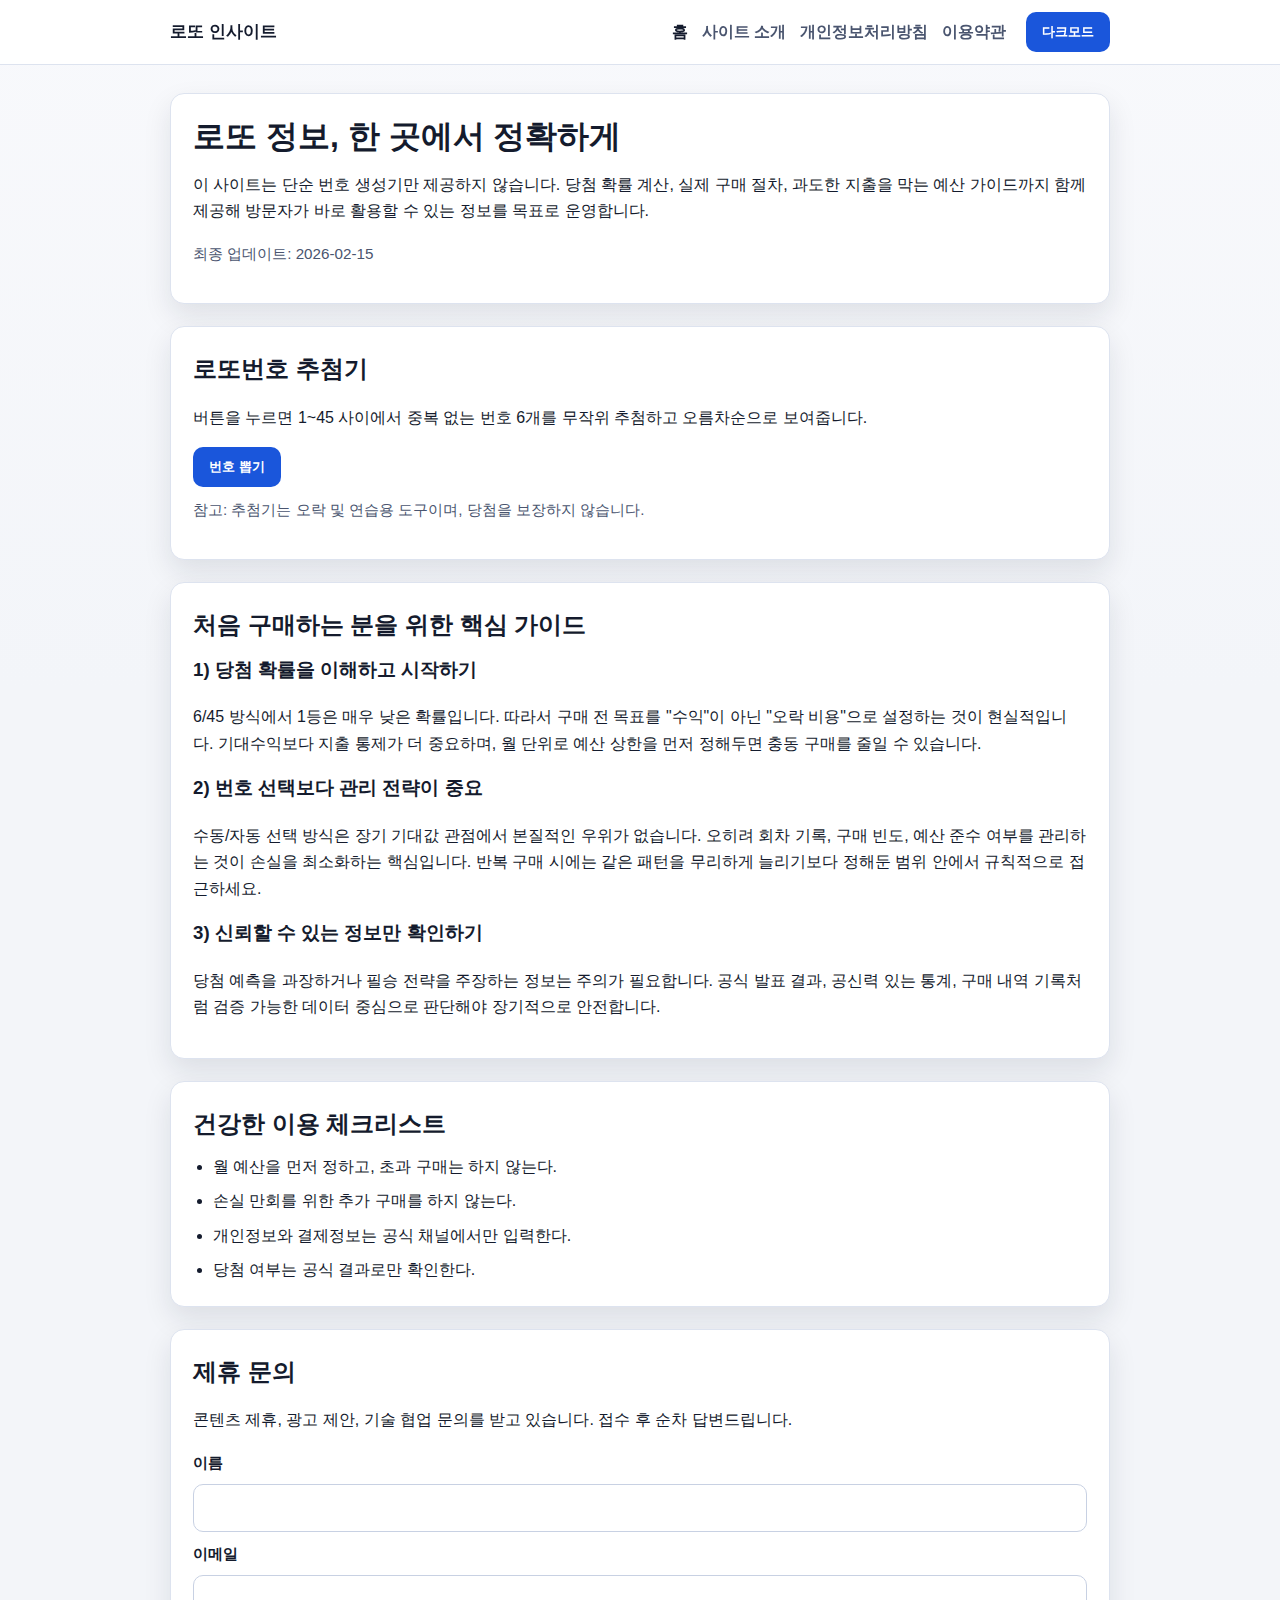
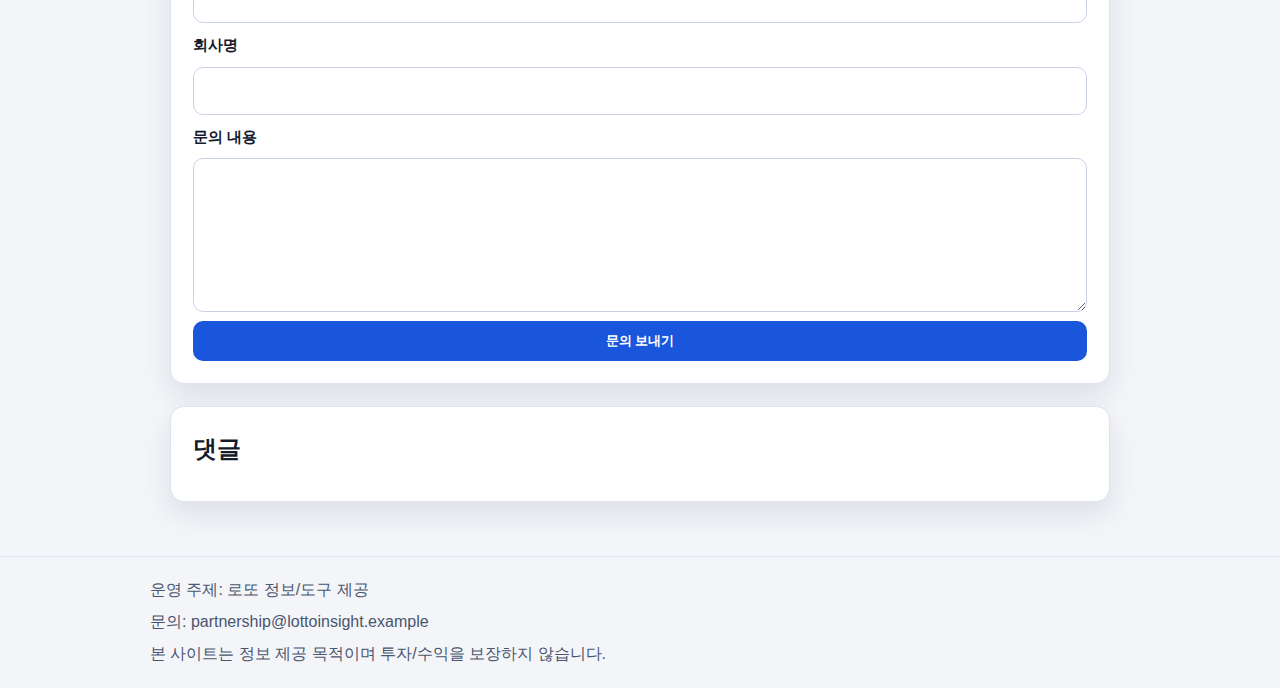
<file: index.html>
<!doctype html>
<html lang="ko">
<head>
  <meta charset="UTF-8" />
  <meta name="viewport" content="width=device-width, initial-scale=1.0" />
  <meta name="description" content="로또 번호 추첨기와 당첨 확률, 구매 방법, 예산 관리 가이드를 제공하는 실용 정보 사이트입니다." />
  <meta name="google-adsense-account" content="ca-pub-8243745874719740" />
  <title>로또 인사이트 | 추첨기와 실전 가이드</title>
  <!-- Google tag (gtag.js) -->
  <script async src="https://www.googletagmanager.com/gtag/js?id=G-QFHNKGDK80"></script>
  <script>
    window.dataLayer = window.dataLayer || [];
    function gtag(){dataLayer.push(arguments);}
    gtag('js', new Date());
    gtag('config', 'G-QFHNKGDK80');
  </script>
  <script type="text/javascript">
    (function(c,l,a,r,i,t,y){
        c[a]=c[a]||function(){(c[a].q=c[a].q||[]).push(arguments)};
        t=l.createElement(r);t.async=1;t.src="https://www.clarity.ms/tag/"+i;
        y=l.getElementsByTagName(r)[0];y.parentNode.insertBefore(t,y);
    })(window, document, "clarity", "script", "vhrcmg6kuf");
  </script>
  <script async src="https://pagead2.googlesyndication.com/pagead/js/adsbygoogle.js?client=ca-pub-8243745874719740" crossorigin="anonymous"></script>
  <link href="/style.css" rel="stylesheet">
</head>
<body>
  <header class="site-header">
    <div class="site-header-inner">
      <a class="brand" href="/index.html">로또 인사이트</a>
      <nav class="site-nav" aria-label="주요 메뉴">
        <a href="/index.html" aria-current="page">홈</a>
        <a href="/about.html">사이트 소개</a>
        <a href="/privacy.html">개인정보처리방침</a>
        <a href="/terms.html">이용약관</a>
      </nav>
      <button id="theme-toggle" class="theme-toggle" type="button">다크모드</button>
    </div>
  </header>

  <main class="page">
    <section class="hero card">
      <h1>로또 정보, 한 곳에서 정확하게</h1>
      <p>
        이 사이트는 단순 번호 생성기만 제공하지 않습니다. 당첨 확률 계산, 실제 구매 절차,
        과도한 지출을 막는 예산 가이드까지 함께 제공해 방문자가 바로 활용할 수 있는 정보를 목표로 운영합니다.
      </p>
      <p class="updated">최종 업데이트: 2026-02-15</p>
    </section>

    <section class="card" aria-labelledby="lotto-tool-title">
      <h2 id="lotto-tool-title">로또번호 추첨기</h2>
      <p>버튼을 누르면 1~45 사이에서 중복 없는 번호 6개를 무작위 추첨하고 오름차순으로 보여줍니다.</p>
      <div class="tool-row">
        <button id="draw-button" class="primary-button" type="button">번호 뽑기</button>
        <div id="result" class="result" aria-live="polite"></div>
      </div>
      <p class="note">참고: 추첨기는 오락 및 연습용 도구이며, 당첨을 보장하지 않습니다.</p>
    </section>

    <section class="card" aria-labelledby="guide-title">
      <h2 id="guide-title">처음 구매하는 분을 위한 핵심 가이드</h2>
      <article>
        <h3>1) 당첨 확률을 이해하고 시작하기</h3>
        <p>
          6/45 방식에서 1등은 매우 낮은 확률입니다. 따라서 구매 전 목표를 "수익"이 아닌 "오락 비용"으로 설정하는 것이 현실적입니다.
          기대수익보다 지출 통제가 더 중요하며, 월 단위로 예산 상한을 먼저 정해두면 충동 구매를 줄일 수 있습니다.
        </p>
      </article>
      <article>
        <h3>2) 번호 선택보다 관리 전략이 중요</h3>
        <p>
          수동/자동 선택 방식은 장기 기대값 관점에서 본질적인 우위가 없습니다. 오히려 회차 기록,
          구매 빈도, 예산 준수 여부를 관리하는 것이 손실을 최소화하는 핵심입니다.
          반복 구매 시에는 같은 패턴을 무리하게 늘리기보다 정해둔 범위 안에서 규칙적으로 접근하세요.
        </p>
      </article>
      <article>
        <h3>3) 신뢰할 수 있는 정보만 확인하기</h3>
        <p>
          당첨 예측을 과장하거나 필승 전략을 주장하는 정보는 주의가 필요합니다. 공식 발표 결과,
          공신력 있는 통계, 구매 내역 기록처럼 검증 가능한 데이터 중심으로 판단해야 장기적으로 안전합니다.
        </p>
      </article>
    </section>

    <section class="card" aria-labelledby="checklist-title">
      <h2 id="checklist-title">건강한 이용 체크리스트</h2>
      <ul class="checklist">
        <li>월 예산을 먼저 정하고, 초과 구매는 하지 않는다.</li>
        <li>손실 만회를 위한 추가 구매를 하지 않는다.</li>
        <li>개인정보와 결제정보는 공식 채널에서만 입력한다.</li>
        <li>당첨 여부는 공식 결과로만 확인한다.</li>
      </ul>
    </section>

    <section class="card inquiry-section" aria-labelledby="inquiry-title">
      <h2 id="inquiry-title">제휴 문의</h2>
      <p>콘텐츠 제휴, 광고 제안, 기술 협업 문의를 받고 있습니다. 접수 후 순차 답변드립니다.</p>
      <form class="inquiry-form" action="https://formspree.io/f/xlgwbody" method="POST">
        <input type="hidden" name="_subject" value="신규 제휴 문의" />

        <label for="name">이름</label>
        <input id="name" name="name" type="text" autocomplete="name" required />

        <label for="email">이메일</label>
        <input id="email" name="email" type="email" autocomplete="email" required />

        <label for="company">회사명</label>
        <input id="company" name="company" type="text" autocomplete="organization" />

        <label for="message">문의 내용</label>
        <textarea id="message" name="message" rows="5" required></textarea>

        <button class="primary-button" type="submit">문의 보내기</button>
      </form>
    </section>

    <section class="card comments-section" aria-labelledby="comments-title">
      <h2 id="comments-title">댓글</h2>
      <div id="disqus_thread"></div>
      <script>
        (function() {
          var d = document;
          var s = d.createElement('script');
          s.src = 'https://productbuilder-g0fxysqvpt.disqus.com/embed.js';
          s.setAttribute('data-timestamp', +new Date());
          (d.head || d.body).appendChild(s);
        })();
      </script>
      <noscript>
        Please enable JavaScript to view the
        <a href="https://disqus.com/?ref_noscript">comments powered by Disqus.</a>
      </noscript>
    </section>
  </main>

  <footer class="site-footer">
    <div class="site-footer-inner">
      <p>운영 주제: 로또 정보/도구 제공</p>
      <p>문의: partnership@lottoinsight.example</p>
      <p>본 사이트는 정보 제공 목적이며 투자/수익을 보장하지 않습니다.</p>
    </div>
  </footer>

  <script defer type="text/javascript" src="/main.js"></script>
</body>
</html>
</file>
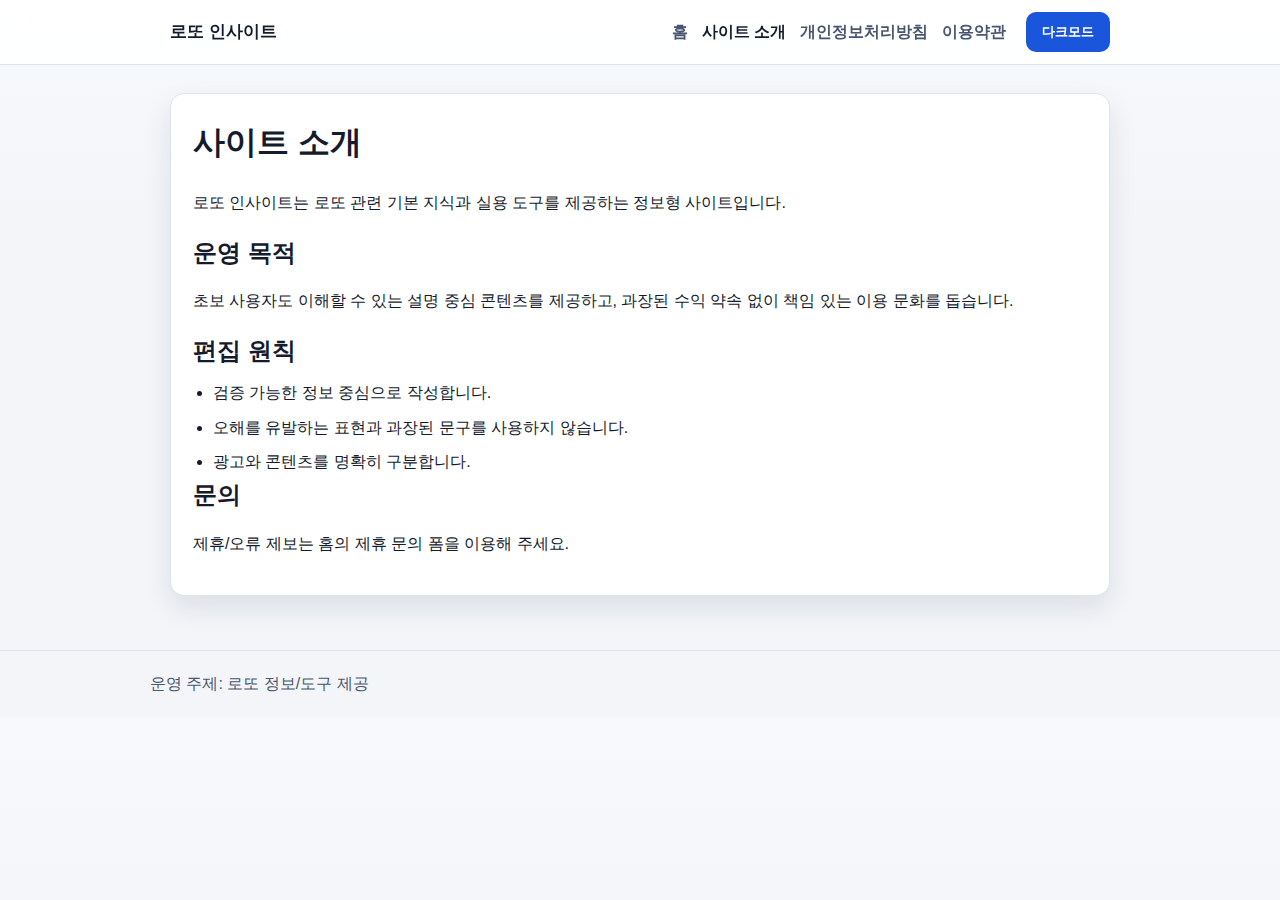
<file: about.html>
<!doctype html>
<html lang="ko">
<head>
  <meta charset="UTF-8" />
  <meta name="viewport" content="width=device-width, initial-scale=1.0" />
  <meta name="description" content="로또 인사이트 사이트 운영 목적, 편집 원칙, 문의 방법 안내" />
  <meta name="google-adsense-account" content="ca-pub-8243745874719740" />
  <title>사이트 소개 | 로또 인사이트</title>
  <!-- Google tag (gtag.js) -->
  <script async src="https://www.googletagmanager.com/gtag/js?id=G-QFHNKGDK80"></script>
  <script>
    window.dataLayer = window.dataLayer || [];
    function gtag(){dataLayer.push(arguments);}
    gtag('js', new Date());
    gtag('config', 'G-QFHNKGDK80');
  </script>
  <script type="text/javascript">
    (function(c,l,a,r,i,t,y){
        c[a]=c[a]||function(){(c[a].q=c[a].q||[]).push(arguments)};
        t=l.createElement(r);t.async=1;t.src="https://www.clarity.ms/tag/"+i;
        y=l.getElementsByTagName(r)[0];y.parentNode.insertBefore(t,y);
    })(window, document, "clarity", "script", "vhrcmg6kuf");
  </script>
  <link href="/style.css" rel="stylesheet">
</head>
<body>
  <header class="site-header">
    <div class="site-header-inner">
      <a class="brand" href="/index.html">로또 인사이트</a>
      <nav class="site-nav" aria-label="주요 메뉴">
        <a href="/index.html">홈</a>
        <a href="/about.html" aria-current="page">사이트 소개</a>
        <a href="/privacy.html">개인정보처리방침</a>
        <a href="/terms.html">이용약관</a>
      </nav>
      <button id="theme-toggle" class="theme-toggle" type="button">다크모드</button>
    </div>
  </header>

  <main class="page">
    <section class="card legal-content">
      <h1>사이트 소개</h1>
      <p>로또 인사이트는 로또 관련 기본 지식과 실용 도구를 제공하는 정보형 사이트입니다.</p>

      <h2>운영 목적</h2>
      <p>초보 사용자도 이해할 수 있는 설명 중심 콘텐츠를 제공하고, 과장된 수익 약속 없이 책임 있는 이용 문화를 돕습니다.</p>

      <h2>편집 원칙</h2>
      <ul class="checklist">
        <li>검증 가능한 정보 중심으로 작성합니다.</li>
        <li>오해를 유발하는 표현과 과장된 문구를 사용하지 않습니다.</li>
        <li>광고와 콘텐츠를 명확히 구분합니다.</li>
      </ul>

      <h2>문의</h2>
      <p>제휴/오류 제보는 홈의 제휴 문의 폼을 이용해 주세요.</p>
    </section>
  </main>

  <footer class="site-footer">
    <div class="site-footer-inner">
      <p>운영 주제: 로또 정보/도구 제공</p>
    </div>
  </footer>

  <script defer type="text/javascript" src="/main.js"></script>
</body>
</html>
</file>
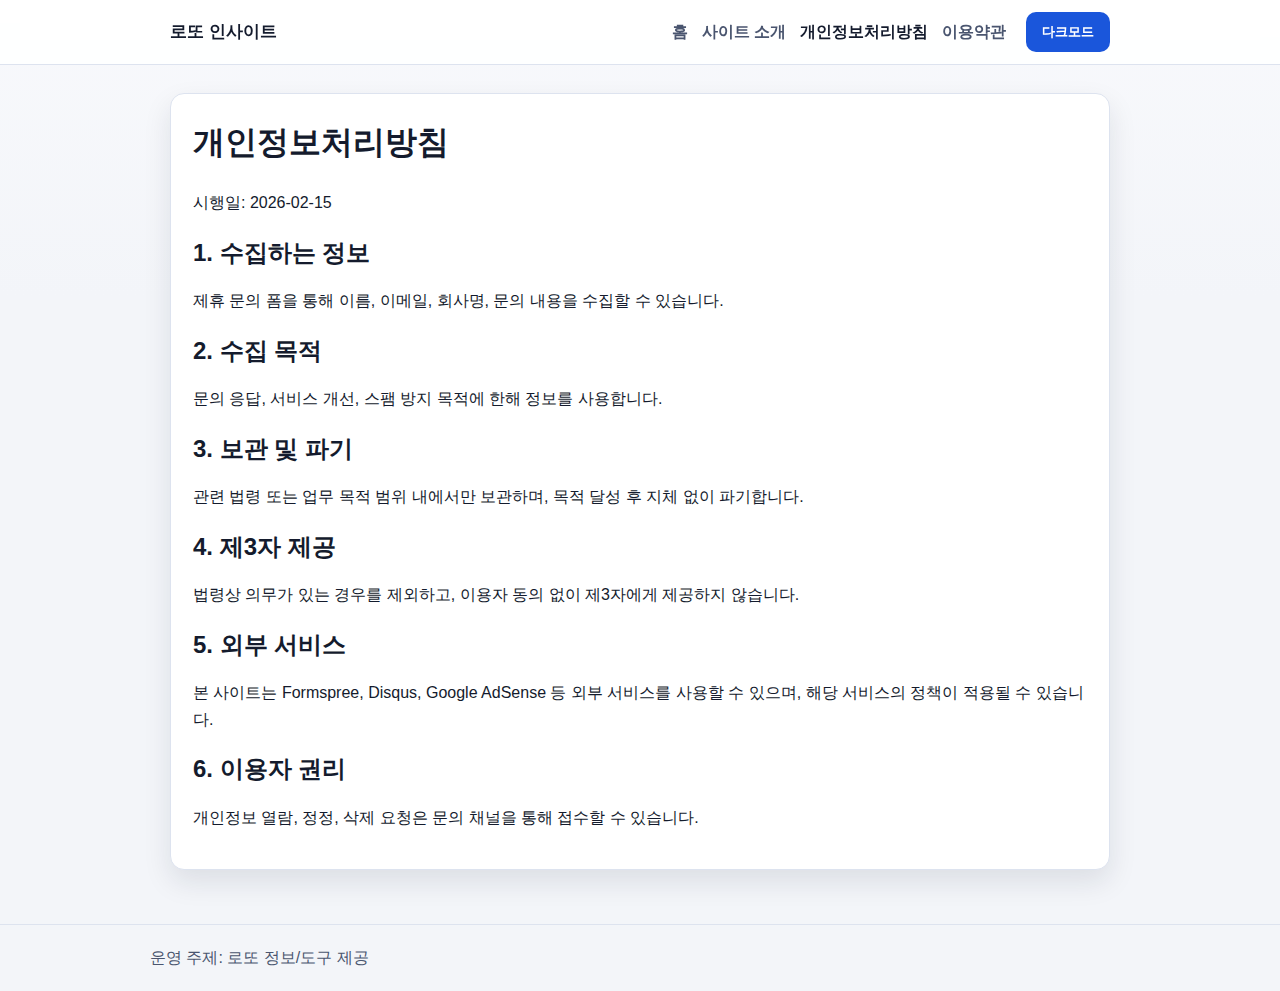
<file: privacy.html>
<!doctype html>
<html lang="ko">
<head>
  <meta charset="UTF-8" />
  <meta name="viewport" content="width=device-width, initial-scale=1.0" />
  <meta name="description" content="로또 인사이트 개인정보처리방침" />
  <meta name="google-adsense-account" content="ca-pub-8243745874719740" />
  <title>개인정보처리방침 | 로또 인사이트</title>
  <!-- Google tag (gtag.js) -->
  <script async src="https://www.googletagmanager.com/gtag/js?id=G-QFHNKGDK80"></script>
  <script>
    window.dataLayer = window.dataLayer || [];
    function gtag(){dataLayer.push(arguments);}
    gtag('js', new Date());
    gtag('config', 'G-QFHNKGDK80');
  </script>
  <script type="text/javascript">
    (function(c,l,a,r,i,t,y){
        c[a]=c[a]||function(){(c[a].q=c[a].q||[]).push(arguments)};
        t=l.createElement(r);t.async=1;t.src="https://www.clarity.ms/tag/"+i;
        y=l.getElementsByTagName(r)[0];y.parentNode.insertBefore(t,y);
    })(window, document, "clarity", "script", "vhrcmg6kuf");
  </script>
  <link href="/style.css" rel="stylesheet">
</head>
<body>
  <header class="site-header">
    <div class="site-header-inner">
      <a class="brand" href="/index.html">로또 인사이트</a>
      <nav class="site-nav" aria-label="주요 메뉴">
        <a href="/index.html">홈</a>
        <a href="/about.html">사이트 소개</a>
        <a href="/privacy.html" aria-current="page">개인정보처리방침</a>
        <a href="/terms.html">이용약관</a>
      </nav>
      <button id="theme-toggle" class="theme-toggle" type="button">다크모드</button>
    </div>
  </header>

  <main class="page">
    <section class="card legal-content">
      <h1>개인정보처리방침</h1>
      <p>시행일: 2026-02-15</p>

      <h2>1. 수집하는 정보</h2>
      <p>제휴 문의 폼을 통해 이름, 이메일, 회사명, 문의 내용을 수집할 수 있습니다.</p>

      <h2>2. 수집 목적</h2>
      <p>문의 응답, 서비스 개선, 스팸 방지 목적에 한해 정보를 사용합니다.</p>

      <h2>3. 보관 및 파기</h2>
      <p>관련 법령 또는 업무 목적 범위 내에서만 보관하며, 목적 달성 후 지체 없이 파기합니다.</p>

      <h2>4. 제3자 제공</h2>
      <p>법령상 의무가 있는 경우를 제외하고, 이용자 동의 없이 제3자에게 제공하지 않습니다.</p>

      <h2>5. 외부 서비스</h2>
      <p>본 사이트는 Formspree, Disqus, Google AdSense 등 외부 서비스를 사용할 수 있으며, 해당 서비스의 정책이 적용될 수 있습니다.</p>

      <h2>6. 이용자 권리</h2>
      <p>개인정보 열람, 정정, 삭제 요청은 문의 채널을 통해 접수할 수 있습니다.</p>
    </section>
  </main>

  <footer class="site-footer">
    <div class="site-footer-inner">
      <p>운영 주제: 로또 정보/도구 제공</p>
    </div>
  </footer>

  <script defer type="text/javascript" src="/main.js"></script>
</body>
</html>
</file>
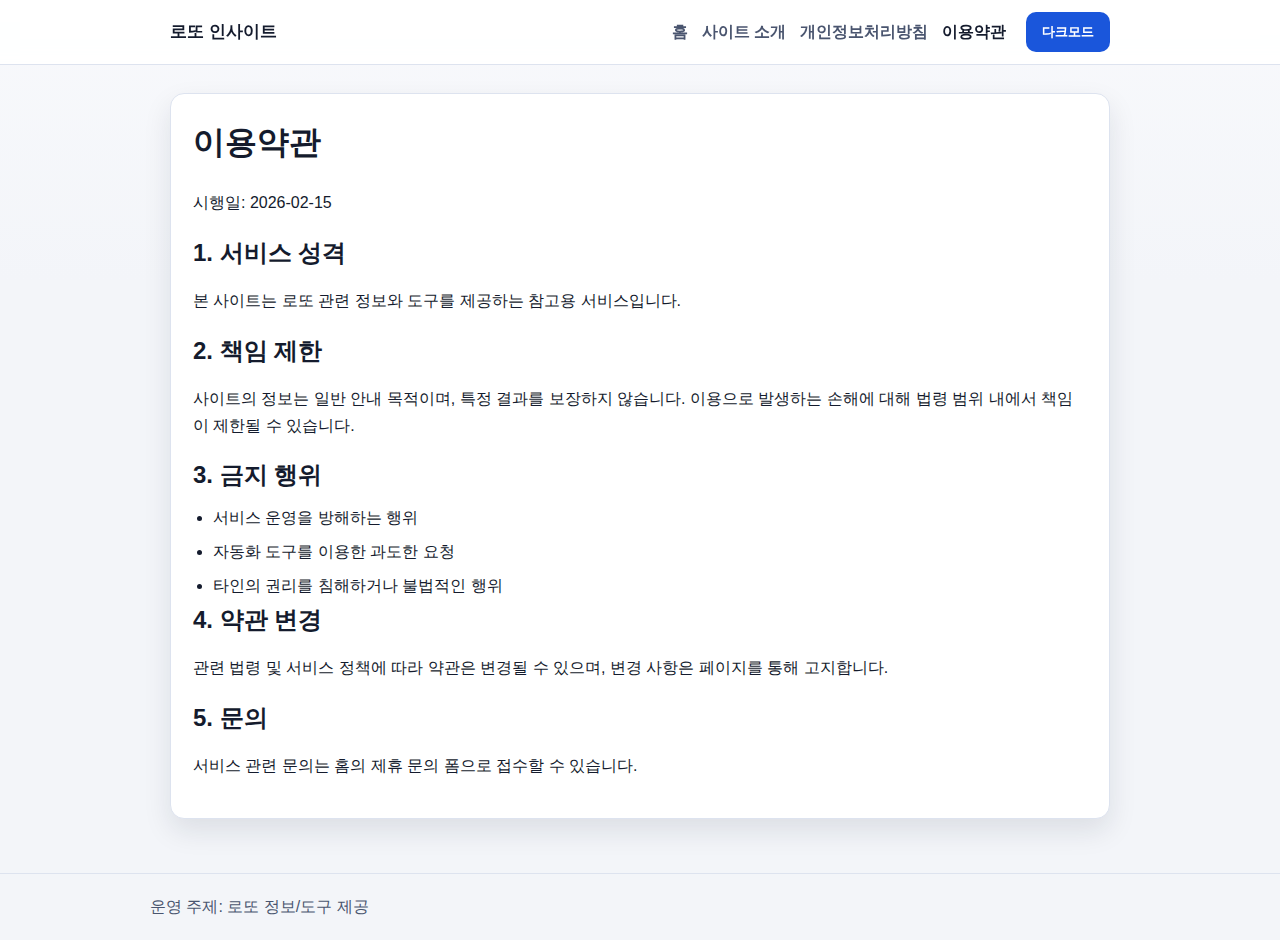
<file: terms.html>
<!doctype html>
<html lang="ko">
<head>
  <meta charset="UTF-8" />
  <meta name="viewport" content="width=device-width, initial-scale=1.0" />
  <meta name="description" content="로또 인사이트 이용약관" />
  <meta name="google-adsense-account" content="ca-pub-8243745874719740" />
  <title>이용약관 | 로또 인사이트</title>
  <!-- Google tag (gtag.js) -->
  <script async src="https://www.googletagmanager.com/gtag/js?id=G-QFHNKGDK80"></script>
  <script>
    window.dataLayer = window.dataLayer || [];
    function gtag(){dataLayer.push(arguments);}
    gtag('js', new Date());
    gtag('config', 'G-QFHNKGDK80');
  </script>
  <script type="text/javascript">
    (function(c,l,a,r,i,t,y){
        c[a]=c[a]||function(){(c[a].q=c[a].q||[]).push(arguments)};
        t=l.createElement(r);t.async=1;t.src="https://www.clarity.ms/tag/"+i;
        y=l.getElementsByTagName(r)[0];y.parentNode.insertBefore(t,y);
    })(window, document, "clarity", "script", "vhrcmg6kuf");
  </script>
  <link href="/style.css" rel="stylesheet">
</head>
<body>
  <header class="site-header">
    <div class="site-header-inner">
      <a class="brand" href="/index.html">로또 인사이트</a>
      <nav class="site-nav" aria-label="주요 메뉴">
        <a href="/index.html">홈</a>
        <a href="/about.html">사이트 소개</a>
        <a href="/privacy.html">개인정보처리방침</a>
        <a href="/terms.html" aria-current="page">이용약관</a>
      </nav>
      <button id="theme-toggle" class="theme-toggle" type="button">다크모드</button>
    </div>
  </header>

  <main class="page">
    <section class="card legal-content">
      <h1>이용약관</h1>
      <p>시행일: 2026-02-15</p>

      <h2>1. 서비스 성격</h2>
      <p>본 사이트는 로또 관련 정보와 도구를 제공하는 참고용 서비스입니다.</p>

      <h2>2. 책임 제한</h2>
      <p>사이트의 정보는 일반 안내 목적이며, 특정 결과를 보장하지 않습니다. 이용으로 발생하는 손해에 대해 법령 범위 내에서 책임이 제한될 수 있습니다.</p>

      <h2>3. 금지 행위</h2>
      <ul class="checklist">
        <li>서비스 운영을 방해하는 행위</li>
        <li>자동화 도구를 이용한 과도한 요청</li>
        <li>타인의 권리를 침해하거나 불법적인 행위</li>
      </ul>

      <h2>4. 약관 변경</h2>
      <p>관련 법령 및 서비스 정책에 따라 약관은 변경될 수 있으며, 변경 사항은 페이지를 통해 고지합니다.</p>

      <h2>5. 문의</h2>
      <p>서비스 관련 문의는 홈의 제휴 문의 폼으로 접수할 수 있습니다.</p>
    </section>
  </main>

  <footer class="site-footer">
    <div class="site-footer-inner">
      <p>운영 주제: 로또 정보/도구 제공</p>
    </div>
  </footer>

  <script defer type="text/javascript" src="/main.js"></script>
</body>
</html>
</file>
<file: style.css>
* {
  box-sizing: border-box;
}

:root {
  color-scheme: light;
}

body {
  --bg: #f3f5f9;
  --card-bg: #ffffff;
  --text: #141b2d;
  --muted-text: #4a556f;
  --line: #dde3ef;
  --input-bg: #ffffff;
  --input-border: #c8d1e3;
  --button-bg: #1a56db;
  --button-hover-bg: #1848b8;
  --button-text: #ffffff;
  --shadow: 0 12px 28px rgba(20, 27, 45, 0.1);

  margin: 0;
  font-family: "Noto Sans KR", "Apple SD Gothic Neo", "Malgun Gothic", sans-serif;
  background: linear-gradient(180deg, #f8f9fc 0%, var(--bg) 30%, var(--bg) 100%);
  color: var(--text);
  line-height: 1.65;
  transition: background-color 0.2s ease, color 0.2s ease;
}

body[data-theme='dark'] {
  --bg: #0f1728;
  --card-bg: #1b2437;
  --text: #f3f6ff;
  --muted-text: #c0cae0;
  --line: #32415e;
  --input-bg: #101a2c;
  --input-border: #3d4f72;
  --button-bg: #3f7dff;
  --button-hover-bg: #3568d4;
  --button-text: #ffffff;
  --shadow: 0 14px 28px rgba(0, 0, 0, 0.35);
}

.site-header {
  position: sticky;
  top: 0;
  z-index: 10;
  background: color-mix(in srgb, var(--card-bg) 88%, transparent);
  backdrop-filter: blur(8px);
  border-bottom: 1px solid var(--line);
}

.site-header-inner {
  max-width: 980px;
  margin: 0 auto;
  padding: 12px 20px;
  display: flex;
  align-items: center;
  gap: 16px;
}

.brand {
  text-decoration: none;
  font-weight: 800;
  color: var(--text);
  font-size: 1.05rem;
}

.site-nav {
  display: flex;
  gap: 14px;
  flex-wrap: wrap;
  margin-left: auto;
}

.site-nav a {
  text-decoration: none;
  color: var(--muted-text);
  font-weight: 600;
}

.site-nav a[aria-current='page'] {
  color: var(--text);
}

.theme-toggle {
  margin-left: 4px;
}

.page {
  max-width: 980px;
  margin: 28px auto;
  padding: 0 20px 24px;
  display: grid;
  gap: 22px;
}

.card {
  background: var(--card-bg);
  border: 1px solid var(--line);
  border-radius: 14px;
  box-shadow: var(--shadow);
  padding: 22px;
}

.hero h1 {
  margin: 0 0 10px;
  line-height: 1.25;
}

.updated {
  margin-top: 12px;
  color: var(--muted-text);
  font-size: 0.95rem;
}

.tool-row {
  display: flex;
  align-items: center;
  gap: 14px;
  flex-wrap: wrap;
}

.primary-button,
.theme-toggle {
  padding: 11px 16px;
  border: 0;
  border-radius: 10px;
  background: var(--button-bg);
  color: var(--button-text);
  font-weight: 700;
  cursor: pointer;
}

.primary-button:hover,
.theme-toggle:hover {
  background: var(--button-hover-bg);
}

.result {
  min-height: 30px;
  font-size: 1.35rem;
  font-weight: 800;
  letter-spacing: 1px;
}

.note {
  margin-top: 10px;
  color: var(--muted-text);
  font-size: 0.95rem;
}

h1,
h2,
h3 {
  margin-top: 0;
}

h2 {
  margin-bottom: 10px;
}

article + article {
  margin-top: 14px;
}

.checklist {
  margin: 0;
  padding-left: 20px;
}

.checklist li + li {
  margin-top: 8px;
}

.inquiry-form {
  display: grid;
  gap: 9px;
}

.inquiry-form label {
  font-weight: 700;
  font-size: 0.95rem;
}

.inquiry-form input,
.inquiry-form textarea {
  width: 100%;
  border: 1px solid var(--input-border);
  border-radius: 10px;
  padding: 10px 12px;
  background: var(--input-bg);
  color: var(--text);
  font: inherit;
}

.inquiry-form input:focus,
.inquiry-form textarea:focus {
  outline: 2px solid var(--button-bg);
  outline-offset: 1px;
}

.comments-section {
  overflow: hidden;
}

.legal-content p,
.legal-content li {
  color: var(--text);
}

.site-footer {
  border-top: 1px solid var(--line);
  margin-top: 30px;
  padding: 20px;
}

.site-footer-inner {
  max-width: 980px;
  margin: 0 auto;
  color: var(--muted-text);
}

.site-footer p {
  margin: 0;
}

.site-footer p + p {
  margin-top: 6px;
}

@media (max-width: 720px) {
  .site-header-inner {
    align-items: flex-start;
    flex-direction: column;
  }

  .site-nav {
    margin-left: 0;
  }

  .theme-toggle {
    margin-left: 0;
  }

  .card {
    padding: 18px;
  }
}
</file>
